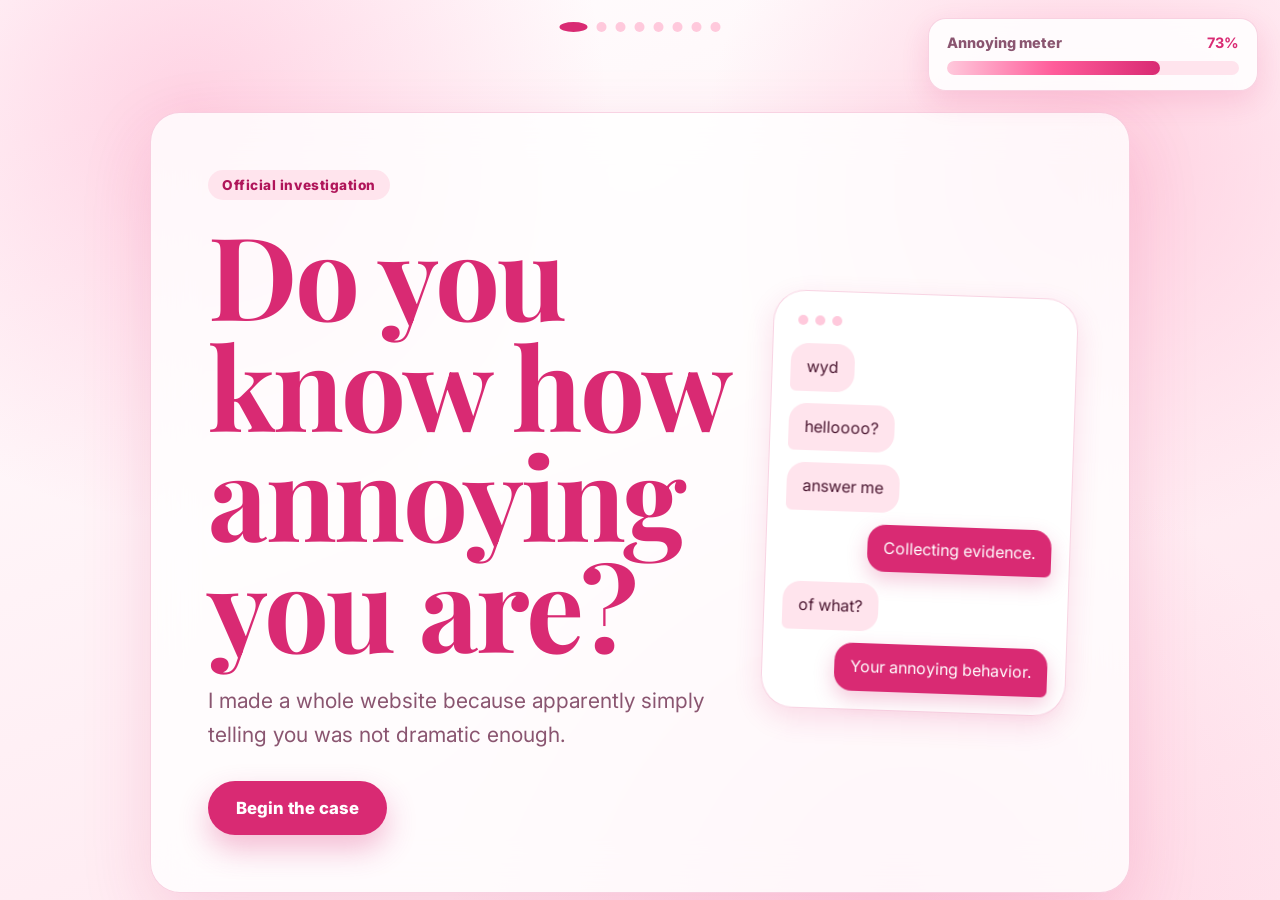
<file: index.html>
<!doctype html>
<html lang="en">
  <head>
    <meta charset="utf-8">
    <meta name="viewport" content="width=device-width, initial-scale=1">
    <title>Annoying Girl Audit</title>
    <link rel="preconnect" href="https://fonts.googleapis.com">
    <link rel="preconnect" href="https://fonts.gstatic.com" crossorigin>
    <link href="https://fonts.googleapis.com/css2?family=Inter:wght@500;700;800;900&family=Playfair+Display:wght@700&family=Dancing+Script:wght@700&display=swap" rel="stylesheet">
    <link rel="stylesheet" href="styles.css">
  </head>
  <body>
    <main class="deck" aria-label="Annoying girlfriend slide quiz">
      <div class="progress" aria-hidden="true">
        <span class="progress-dot active"></span>
        <span class="progress-dot"></span>
        <span class="progress-dot"></span>
        <span class="progress-dot"></span>
        <span class="progress-dot"></span>
        <span class="progress-dot"></span>
        <span class="progress-dot"></span>
        <span class="progress-dot"></span>
      </div>

      <section class="slide active intro-slide" data-slide="0">
        <div class="slide-content intro-grid">
          <div>
            <p class="eyebrow">Official investigation</p>
            <h1>Do you know how annoying you are?</h1>
            <p class="intro">
              I made a whole website because apparently simply telling you was not dramatic enough.
            </p>
            <button class="primary next-slide" type="button">Begin the case</button>
          </div>

          <div class="phone" aria-label="Fake chat interface">
            <div class="phone-top">
              <span></span>
              <span></span>
              <span></span>
            </div>
            <div class="chat">
              <p class="bubble her">wyd</p>
              <p class="bubble her">helloooo?</p>
              <p class="bubble her">answer me</p>
              <p class="bubble me">Collecting evidence.</p>
              <p class="bubble her">of what?</p>
              <p class="bubble me">Your annoying behavior.</p>
            </div>
          </div>
        </div>
      </section>

      <section class="slide question-slide" data-slide="1" data-meter="82">
        <div class="slide-content">
          <p class="eyebrow">Question 01</p>
          <h2>Do you know you are annoying?</h2>
          <p class="caption">There is only one scientifically acceptable answer.</p>
          <div class="actions chase-zone">
            <button class="primary yes-answer" type="button">Yes, I know</button>
            <button class="ghost no-answer" type="button">No, I am perfect</button>
          </div>
        </div>
      </section>

      <section class="slide question-slide" data-slide="2" data-meter="89">
        <div class="slide-content">
          <p class="eyebrow">Question 02</p>
          <h2>Do you practice being this dramatic?</h2>
          <p class="caption">Because the timing is suspiciously professional.</p>
          <div class="actions chase-zone">
            <button class="primary yes-answer" type="button">Yes, daily</button>
            <button class="ghost no-answer" type="button">No, never</button>
          </div>
        </div>
      </section>

      <section class="slide question-slide" data-slide="3" data-meter="94">
        <div class="slide-content">
          <p class="eyebrow">Question 03</p>
          <h2>When you say "nothing is wrong," is something very wrong?</h2>
          <p class="caption">Please remember this website has already decided you are guilty.</p>
          <div class="actions chase-zone">
            <button class="primary yes-answer" type="button">Obviously yes</button>
            <button class="ghost no-answer" type="button">Absolutely not</button>
          </div>
        </div>
      </section>

      <section class="slide question-slide" data-slide="4" data-meter="100">
        <div class="slide-content">
          <p class="eyebrow">Question 04</p>
          <h2>Are you annoying on purpose because you know I love you?</h2>
          <p class="caption">Careful. The annoying meter is already overheating.</p>
          <div class="actions chase-zone">
            <button class="primary yes-answer" type="button">Yes, and it works</button>
            <button class="ghost no-answer" type="button">No comment</button>
          </div>
        </div>
      </section>

      <section class="slide rate-slide" data-slide="5">
        <div class="slide-content">
          <p class="eyebrow">Self-assessment</p>
          <h2>How annoying do you think you are?</h2>
          <p class="caption">Drag the meter. Be honest. Or try to be.</p>

          <div class="rate" id="rate">
            <p class="rate-readout" id="rateReadout">Very annoying</p>
            <div
              class="rate-track"
              id="rateTrack"
              role="slider"
              tabindex="0"
              data-autofocus
              aria-label="How annoying do you think you are"
              aria-valuemin="0"
              aria-valuemax="100"
              aria-valuenow="0"
              aria-valuetext="Very annoying"
            >
              <div class="rate-bar"><div class="rate-fill"></div></div>
              <div class="rate-thumb" aria-hidden="true">&#9829;</div>
            </div>
            <div class="rate-ends" aria-hidden="true">
              <span>Very annoying</span>
              <span>Not annoying at all</span>
            </div>
          </div>

          <p class="rate-note" id="rateNote" role="status" aria-live="polite"></p>
          <button id="rateLock" class="primary next-slide" type="button" disabled>Lock in my answer</button>
        </div>
      </section>

      <section class="slide contract-slide" data-slide="6">
        <div class="slide-content">
          <p class="eyebrow">Binding agreement</p>
          <h2>The no-hard-feelings contract</h2>

          <div class="contract">
            <p class="contract-intro">I, the annoying party, agree that:</p>
            <ol class="clauses">
              <li>I will not be upset about this website.</li>
              <li>It was made with love, effort, and a lot of teasing.</li>
              <li>The "No" button was never going to let me win, and I am fine with that.</li>
              <li>If I am upset anyway, one forehead kiss counts as full compensation.</li>
            </ol>

            <div class="sign-row">
              <label for="signName">Sign here</label>
              <input id="signName" type="text" autocomplete="off" autocapitalize="words" spellcheck="false" maxlength="30" placeholder="Type your name" aria-describedby="signHint">
            </div>
            <p id="signHint" class="sign-hint" role="status" aria-live="polite">The signature must read exactly "Hilary". No nicknames, no initials.</p>

            <div id="stamp" class="stamp" aria-hidden="true">Signed and loved</div>
          </div>

          <button id="signBtn" class="primary" type="button">Sign the contract</button>
        </div>
      </section>

      <section class="slide final-slide" data-slide="7">
        <div class="slide-content final-card">
          <p class="eyebrow">Final verdict</p>
          <h2>You are extremely annoying.</h2>
          <p>
            But you are my extremely annoying person, so your sentence is unlimited teasing,
            surprise forehead kisses, and being loved anyway.
          </p>
          <button id="confettiBtn" class="primary" type="button">Accept your sentence</button>
        </div>
      </section>

      <div class="meter-card" aria-label="Annoying meter">
        <div class="meter-label">
          <span>Annoying meter</span>
          <strong id="meterValue">73%</strong>
        </div>
        <div class="meter" aria-hidden="true">
          <span id="meterFill"></span>
        </div>
      </div>
    </main>

    <div id="toast" class="toast" role="status" aria-live="polite"></div>
    <script src="script.js"></script>
  </body>
</html>
</file>
<file: styles.css>
:root {
  color-scheme: light;

  /* Palette: white, blush, petal, and a few pinks */
  --white: #ffffff;
  --blush: #fff6f9;
  --petal: #ffe4ed;
  --petal-deep: #ffc9dc;
  --pink-soft: #ff8fb8;
  --pink-bright: #ff5c9a;
  --pink: #d92a73;
  --pink-deep: #b0155a;

  --ink: #4a1630;
  --muted: #8a5570;
  --line: rgba(217, 42, 115, 0.2);
  --panel: rgba(255, 255, 255, 0.8);

  --shadow: 0 24px 70px rgba(217, 42, 115, 0.16);
  --shadow-sm: 0 10px 28px rgba(217, 42, 115, 0.14);
}

* {
  box-sizing: border-box;
}

html {
  height: 100%;
}

body {
  margin: 0;
  min-height: 100vh;
  min-height: 100dvh;
  color: var(--ink);
  font-family: Inter, system-ui, -apple-system, BlinkMacSystemFont, "Segoe UI", sans-serif;
  background:
    radial-gradient(circle at 15% 12%, rgba(255, 92, 154, 0.26), transparent 26rem),
    radial-gradient(circle at 85% 18%, rgba(255, 201, 220, 0.85), transparent 24rem),
    radial-gradient(circle at 70% 96%, rgba(255, 143, 184, 0.24), transparent 28rem),
    linear-gradient(160deg, var(--white) 0%, #fff0f5 55%, var(--petal) 100%);
  background-attachment: fixed;
  overflow: hidden;
}

button {
  border: 0;
  border-radius: 999px;
  min-height: 54px;
  padding: 0 28px;
  color: inherit;
  font: inherit;
  font-size: 1.05rem;
  font-weight: 800;
  cursor: pointer;
  user-select: none;
  -webkit-tap-highlight-color: transparent;
  transition: transform 180ms ease, box-shadow 180ms ease, background 180ms ease,
    border-color 180ms ease, opacity 180ms ease;
}

button:hover {
  transform: translateY(-2px);
}

button:active {
  transform: translateY(0) scale(0.98);
}

button:focus-visible {
  outline: 3px solid var(--ink);
  outline-offset: 3px;
}

button:disabled {
  opacity: 0.6;
  cursor: default;
  transform: none;
}

.deck {
  position: relative;
  height: 100vh;
  height: 100dvh;
  overflow: hidden;
}

/* ---------- Slides ---------- */

.slide {
  position: absolute;
  inset: 0;
  display: grid;
  padding: 112px 22px 42px;
  overflow-x: hidden;
  overflow-y: auto;
  opacity: 0;
  visibility: hidden;
  pointer-events: none; /* old slide can't be clicked while it fades out */
  transform: translateX(8%) scale(0.98);
  transition: opacity 420ms ease, transform 520ms cubic-bezier(0.2, 0.8, 0.2, 1), visibility 420ms;
}

.slide.active {
  opacity: 1;
  visibility: visible;
  pointer-events: auto;
  /* "none" instead of translateX(0) scale(1): any transform would make the
     slide the containing block for the fixed-position runaway button */
  transform: none;
}

.slide.exit-left {
  transform: translateX(-8%) scale(0.98);
}

.slide-content {
  position: relative;
  isolation: isolate;
  width: min(980px, 100%);
  margin: auto; /* centers, but never clips the top when the card is taller than the screen */
  border-radius: 30px;
  box-shadow: var(--shadow);
  padding: clamp(26px, 5vw, 58px);
}

/* The glass panel lives on a pseudo-element so backdrop-filter does not turn
   .slide-content into the containing block for the fixed "No" button. */
.slide-content::before {
  content: "";
  position: absolute;
  inset: 0;
  z-index: -1;
  border: 1px solid var(--line);
  border-radius: inherit;
  background: var(--panel);
  -webkit-backdrop-filter: blur(22px);
  backdrop-filter: blur(22px);
}

.intro-grid {
  display: grid;
  grid-template-columns: minmax(0, 1fr) minmax(290px, 0.58fr);
  gap: 34px;
  align-items: center;
}

/* ---------- Type ---------- */

.eyebrow {
  display: inline-block;
  margin: 0 0 18px;
  padding: 7px 14px;
  border-radius: 999px;
  background: var(--petal);
  color: var(--pink-deep);
  font-size: 0.85rem;
  font-weight: 800;
  letter-spacing: 0.04em;
}

h1,
h2,
p {
  overflow-wrap: anywhere;
}

h1,
h2 {
  margin: 0;
  line-height: 0.96;
}

h1 {
  color: var(--pink);
  font-family: "Playfair Display", Georgia, serif;
  font-size: clamp(3.45rem, 9vw, 7.6rem);
  letter-spacing: -0.02em;
}

h2 {
  max-width: 900px;
  color: var(--ink);
  font-size: clamp(2.45rem, 7vw, 6.4rem);
  font-weight: 800;
  letter-spacing: -0.035em;
}

.intro,
.caption,
.final-card p {
  max-width: 680px;
  margin: 24px 0 0;
  color: var(--muted);
  font-size: clamp(1.02rem, 2vw, 1.32rem);
  line-height: 1.58;
}

.intro + button,
.caption + .actions,
.final-card button {
  margin-top: 30px;
}

/* ---------- Fake phone ---------- */

.phone {
  border: 1px solid var(--line);
  border-radius: 32px;
  padding: 18px;
  background: var(--white);
  box-shadow: var(--shadow-sm);
  transform: rotate(2deg);
}

.phone-top {
  display: flex;
  gap: 7px;
  padding: 6px 6px 18px;
}

.phone-top span {
  width: 10px;
  height: 10px;
  border-radius: 50%;
  background: var(--petal-deep);
}

.chat {
  display: flex;
  flex-direction: column;
  gap: 12px;
}

.bubble {
  width: fit-content;
  max-width: 82%;
  margin: 0;
  padding: 13px 16px;
  border-radius: 18px;
  line-height: 1.35;
}

.her {
  border-bottom-left-radius: 6px;
  background: var(--petal);
  color: var(--ink);
}

.me {
  align-self: flex-end;
  border-bottom-right-radius: 6px;
  background: var(--pink);
  color: var(--white);
  box-shadow: 0 8px 20px rgba(217, 42, 115, 0.25);
}

/* ---------- Buttons ---------- */

.actions {
  position: relative;
  display: flex;
  align-items: center;
  gap: 16px;
  min-height: 92px;
}

.primary {
  background: var(--pink);
  color: var(--white);
  box-shadow: 0 14px 30px rgba(217, 42, 115, 0.3);
}

.primary:hover:not(:disabled) {
  background: var(--pink-deep);
  box-shadow: 0 18px 36px rgba(217, 42, 115, 0.36);
}

.ghost {
  position: relative;
  border: 2px solid var(--petal-deep);
  background: var(--white);
  color: var(--pink-deep);
}

.ghost:hover {
  border-color: var(--pink-soft);
  background: var(--blush);
}

.no-answer {
  will-change: transform, left, top;
}

.no-answer.running {
  position: fixed;
  z-index: 20;
  box-shadow: var(--shadow-sm);
  transition: left 120ms ease-out, top 120ms ease-out, transform 120ms ease-out;
}

/* ---------- Progress + meter ---------- */

.meter-card,
.progress {
  position: fixed;
  z-index: 10;
}

.progress {
  top: 22px;
  left: 50%;
  display: flex;
  gap: 9px;
  transform: translateX(-50%);
}

.progress-dot {
  width: 10px;
  height: 10px;
  border-radius: 50%;
  background: var(--petal-deep);
  transition: width 220ms ease, background 220ms ease;
}

.progress-dot.active {
  width: 28px;
  background: var(--pink);
}

.meter-card {
  top: 18px;
  right: 22px;
  width: min(330px, calc(100% - 44px));
  border: 1px solid var(--line);
  border-radius: 18px;
  background: rgba(255, 255, 255, 0.88);
  padding: 15px 18px;
  box-shadow: var(--shadow-sm);
  -webkit-backdrop-filter: blur(18px);
  backdrop-filter: blur(18px);
}

.meter-label {
  display: flex;
  justify-content: space-between;
  gap: 16px;
  color: var(--muted);
  font-size: 0.9rem;
  font-weight: 800;
}

.meter-label strong {
  color: var(--pink);
}

.meter {
  height: 14px;
  margin-top: 10px;
  border-radius: 999px;
  background: var(--petal);
  overflow: hidden;
}

.meter span {
  display: block;
  width: 73%;
  height: 100%;
  border-radius: inherit;
  background: linear-gradient(90deg, var(--petal-deep), var(--pink-bright), var(--pink));
  transition: width 520ms cubic-bezier(0.2, 0.7, 0.2, 1);
}

/* ---------- Final slide ---------- */

.final-card {
  text-align: center;
}

.final-card h2,
.final-card p {
  margin-inline: auto;
}

/* ---------- Toast + confetti ---------- */

.toast {
  position: fixed;
  left: 50%;
  bottom: 20px;
  z-index: 30;
  width: min(460px, calc(100% - 32px));
  padding: 15px 18px;
  border: 1px solid var(--line);
  border-radius: 16px;
  background: var(--white);
  color: var(--ink);
  font-weight: 500;
  text-align: center;
  box-shadow: var(--shadow-sm);
  opacity: 0;
  transform: translate(-50%, 18px);
  transition: opacity 220ms ease, transform 220ms ease;
  pointer-events: none;
}

.toast.show {
  opacity: 1;
  transform: translate(-50%, 0);
}

.confetti {
  position: fixed;
  top: -12px;
  z-index: 25;
  width: 10px;
  height: 18px;
  border-radius: 3px;
  pointer-events: none;
  animation: fall 1400ms linear forwards;
}

@keyframes fall {
  to {
    transform: translateY(110vh) rotate(540deg);
    opacity: 0.8;
  }
}

/* ---------- Responsive ---------- */

@media (max-width: 780px) {
  .slide {
    padding: 128px 12px 24px;
  }

  .slide-content {
    border-radius: 24px;
  }

  .intro-grid {
    grid-template-columns: 1fr;
    gap: 18px;
  }

  h1 {
    font-size: clamp(3rem, 15vw, 5rem);
  }

  h2 {
    font-size: clamp(2.25rem, 12vw, 4.6rem);
  }

  .phone {
    transform: none;
  }

  .actions {
    align-items: stretch;
    flex-direction: column;
  }

  .actions button {
    width: 100%;
  }

  .no-answer.running {
    width: auto;
    min-width: 172px;
  }

  .progress {
    left: 18px;
    transform: none;
  }

  .meter-card {
    left: 12px;
    right: 12px;
    top: 52px;
    width: auto;
  }
}

@media (max-height: 700px) {
  .slide {
    padding-top: 92px;
    padding-bottom: 16px;
  }

  .slide-content {
    padding: 22px 28px;
  }

  h1 {
    font-size: 4rem;
  }

  h2 {
    font-size: 3.45rem;
  }

  /* keep the chat visible on short windows, just tighter */
  .phone {
    padding: 12px;
  }

  .phone-top {
    padding: 2px 4px 10px;
  }

  .chat {
    gap: 8px;
  }

  .bubble {
    padding: 9px 13px;
    font-size: 0.95rem;
  }

  .intro,
  .caption,
  .final-card p {
    margin-top: 14px;
    font-size: 1rem;
    line-height: 1.42;
  }

  .intro + button,
  .caption + .actions,
  .final-card button {
    margin-top: 16px;
  }

  .actions {
    min-height: 66px;
  }

  button {
    min-height: 46px;
  }

  .meter-card {
    padding: 10px 14px;
  }

  .meter {
    height: 10px;
    margin-top: 7px;
  }
}

@media (prefers-reduced-motion: reduce) {
  *,
  *::before,
  *::after {
    animation-duration: 1ms !important;
    transition-duration: 1ms !important;
  }

  .slide,
  .slide.exit-left {
    transform: none;
  }
}

/* =====================================================
   Rate-yourself slide (the rigged meter)
   ===================================================== */

.rate-slide h2,
.contract-slide h2 {
  font-size: clamp(1.9rem, 6.5vw, 3.8rem);
  line-height: 1.02;
}

.rate {
  max-width: 680px;
  margin-top: 30px;
}

.rate.shake {
  animation: shake 480ms cubic-bezier(0.36, 0.07, 0.19, 0.97);
}

@keyframes shake {
  10%, 90% { transform: translateX(-2px); }
  20%, 80% { transform: translateX(5px); }
  30%, 50%, 70% { transform: translateX(-9px); }
  40%, 60% { transform: translateX(9px); }
}

.rate-readout {
  min-height: 1.3em;
  margin: 0 0 14px;
  color: var(--pink);
  font-size: clamp(1.4rem, 4vw, 2rem);
  font-weight: 800;
  letter-spacing: -0.02em;
}

.rate-track {
  --p: 0;
  position: relative;
  height: 44px;
  border-radius: 999px;
  cursor: grab;
  touch-action: none; /* lets her drag on a phone without the page scrolling */
  user-select: none;
  -webkit-user-select: none;
}

.rate-track:active {
  cursor: grabbing;
}

.rate-track:focus-visible {
  outline: 3px solid var(--ink);
  outline-offset: 6px;
}

.rate-bar {
  position: absolute;
  left: 0;
  right: 0;
  top: 50%;
  height: 16px;
  margin-top: -8px;
  border-radius: 999px;
  background: var(--petal);
  box-shadow: inset 0 1px 3px rgba(217, 42, 115, 0.18);
  overflow: hidden;
}

.rate-fill {
  height: 100%;
  width: calc(22px + (100% - 44px) * var(--p) / 100);
  border-radius: inherit;
  background: linear-gradient(90deg, var(--petal-deep), var(--pink-bright), var(--pink));
}

.rate-thumb {
  position: absolute;
  top: 50%;
  left: calc((100% - 44px) * var(--p) / 100);
  width: 44px;
  height: 44px;
  margin-top: -22px;
  display: grid;
  place-items: center;
  border: 3px solid var(--pink);
  border-radius: 50%;
  background: var(--white);
  color: var(--pink);
  font-size: 1.2rem;
  line-height: 1;
  box-shadow: 0 8px 20px rgba(217, 42, 115, 0.3);
}

/* the bounce back to "very annoying" */
.rate-track.snapping .rate-thumb {
  transition: left 720ms cubic-bezier(0.34, 1.56, 0.64, 1);
}

.rate-track.snapping .rate-fill {
  transition: width 720ms cubic-bezier(0.34, 1.56, 0.64, 1);
}

/* the thumb trembles as she gets close to the line */
.rate-track.strained .rate-thumb {
  animation: strain 140ms linear infinite;
}

@keyframes strain {
  0%, 100% { transform: translateX(0); }
  25% { transform: translateX(-2px) rotate(-4deg); }
  75% { transform: translateX(2px) rotate(4deg); }
}

.rate-ends {
  display: flex;
  justify-content: space-between;
  gap: 16px;
  margin-top: 12px;
  color: var(--muted);
  font-size: 0.92rem;
  font-weight: 700;
}

.rate-note {
  min-height: 1.6em;
  margin: 18px 0 0;
  color: var(--pink-deep);
  font-weight: 700;
}

.rate-slide .rate-note + button {
  margin-top: 14px;
}

/* =====================================================
   Contract slide
   ===================================================== */

.contract {
  position: relative;
  max-width: 680px;
  margin-top: 26px;
  padding: clamp(20px, 4vw, 32px);
  border: 1px solid var(--line);
  border-radius: 18px;
  background: var(--white);
  box-shadow: var(--shadow-sm);
}

.contract-intro {
  margin: 0;
  color: var(--ink);
  font-weight: 800;
}

.clauses {
  margin: 14px 0 0;
  padding-left: 1.4em;
  color: var(--ink);
  line-height: 1.55;
}

.clauses li + li {
  margin-top: 8px;
}

.clauses li::marker {
  color: var(--pink);
  font-weight: 800;
}

.sign-row {
  display: flex;
  align-items: flex-end;
  gap: 14px;
  margin-top: 26px;
}

.sign-row label {
  flex: none;
  padding-bottom: 8px;
  color: var(--muted);
  font-size: 0.9rem;
  font-weight: 800;
}

.sign-row input {
  flex: 1;
  min-width: 0;
  padding: 4px 4px 6px;
  border: 0;
  border-bottom: 2px solid var(--ink);
  border-radius: 0;
  background: transparent;
  color: var(--pink-deep);
  font-family: "Dancing Script", "Segoe Script", cursive;
  font-size: 2rem;
  font-weight: 700;
}

.sign-row input::placeholder {
  color: var(--petal-deep);
}

.sign-row input:focus-visible {
  outline: 3px solid var(--ink);
  outline-offset: 4px;
}

.sign-row input:disabled {
  opacity: 1;
}

.stamp {
  position: absolute;
  right: clamp(10px, 4vw, 30px);
  bottom: clamp(10px, 4vw, 26px);
  padding: 8px 16px;
  border: 4px solid var(--pink);
  border-radius: 12px;
  color: var(--pink);
  font-size: clamp(1.1rem, 3.5vw, 1.6rem);
  font-weight: 900;
  opacity: 0;
  pointer-events: none;
  transform: rotate(-10deg) scale(1.9);
  transition: opacity 200ms ease, transform 420ms cubic-bezier(0.2, 1.4, 0.4, 1);
}

.stamp.show {
  opacity: 0.9;
  transform: rotate(-10deg) scale(1);
}

.contract-slide .contract + button {
  margin-top: 24px;
}

@media (max-width: 780px) {
  .rate {
    margin-top: 22px;
  }

  .rate-ends {
    font-size: 0.82rem;
  }

  .sign-row input {
    font-size: 1.7rem;
  }
}

/* Signature rule + rejection feedback */

.sign-hint {
  margin: 12px 0 0;
  color: var(--muted);
  font-size: 0.9rem;
  font-weight: 700;
}

.sign-hint.error {
  color: var(--pink-deep);
}

.sign-row.shake {
  animation: shake 480ms cubic-bezier(0.36, 0.07, 0.19, 0.97);
}

.sign-row.shake input {
  border-bottom-color: var(--pink);
}
</file>
<file: us/outputs/annoying-love-site/styles.css>
:root {
  color-scheme: light;

  /* Palette: white, blush, petal, and a few pinks */
  --white: #ffffff;
  --blush: #fff6f9;
  --petal: #ffe4ed;
  --petal-deep: #ffc9dc;
  --pink-soft: #ff8fb8;
  --pink-bright: #ff5c9a;
  --pink: #d92a73;
  --pink-deep: #b0155a;

  --ink: #4a1630;
  --muted: #8a5570;
  --line: rgba(217, 42, 115, 0.2);
  --panel: rgba(255, 255, 255, 0.8);

  --shadow: 0 24px 70px rgba(217, 42, 115, 0.16);
  --shadow-sm: 0 10px 28px rgba(217, 42, 115, 0.14);
}

* {
  box-sizing: border-box;
}

html {
  height: 100%;
}

body {
  margin: 0;
  min-height: 100vh;
  min-height: 100dvh;
  color: var(--ink);
  font-family: Inter, system-ui, -apple-system, BlinkMacSystemFont, "Segoe UI", sans-serif;
  background:
    radial-gradient(circle at 15% 12%, rgba(255, 92, 154, 0.26), transparent 26rem),
    radial-gradient(circle at 85% 18%, rgba(255, 201, 220, 0.85), transparent 24rem),
    radial-gradient(circle at 70% 96%, rgba(255, 143, 184, 0.24), transparent 28rem),
    linear-gradient(160deg, var(--white) 0%, #fff0f5 55%, var(--petal) 100%);
  background-attachment: fixed;
  overflow: hidden;
}

button {
  border: 0;
  border-radius: 999px;
  min-height: 54px;
  padding: 0 28px;
  color: inherit;
  font: inherit;
  font-size: 1.05rem;
  font-weight: 800;
  cursor: pointer;
  user-select: none;
  -webkit-tap-highlight-color: transparent;
  transition: transform 180ms ease, box-shadow 180ms ease, background 180ms ease,
    border-color 180ms ease, opacity 180ms ease;
}

button:hover {
  transform: translateY(-2px);
}

button:active {
  transform: translateY(0) scale(0.98);
}

button:focus-visible {
  outline: 3px solid var(--ink);
  outline-offset: 3px;
}

button:disabled {
  opacity: 0.6;
  cursor: default;
  transform: none;
}

.deck {
  position: relative;
  height: 100vh;
  height: 100dvh;
  overflow: hidden;
}

/* ---------- Slides ---------- */

.slide {
  position: absolute;
  inset: 0;
  display: grid;
  padding: 112px 22px 42px;
  overflow-x: hidden;
  overflow-y: auto;
  opacity: 0;
  visibility: hidden;
  pointer-events: none; /* old slide can't be clicked while it fades out */
  transform: translateX(8%) scale(0.98);
  transition: opacity 420ms ease, transform 520ms cubic-bezier(0.2, 0.8, 0.2, 1), visibility 420ms;
}

.slide.active {
  opacity: 1;
  visibility: visible;
  pointer-events: auto;
  /* "none" instead of translateX(0) scale(1): any transform would make the
     slide the containing block for the fixed-position runaway button */
  transform: none;
}

.slide.exit-left {
  transform: translateX(-8%) scale(0.98);
}

.slide-content {
  position: relative;
  isolation: isolate;
  width: min(980px, 100%);
  margin: auto; /* centers, but never clips the top when the card is taller than the screen */
  border-radius: 30px;
  box-shadow: var(--shadow);
  padding: clamp(26px, 5vw, 58px);
}

/* The glass panel lives on a pseudo-element so backdrop-filter does not turn
   .slide-content into the containing block for the fixed "No" button. */
.slide-content::before {
  content: "";
  position: absolute;
  inset: 0;
  z-index: -1;
  border: 1px solid var(--line);
  border-radius: inherit;
  background: var(--panel);
  -webkit-backdrop-filter: blur(22px);
  backdrop-filter: blur(22px);
}

.intro-grid {
  display: grid;
  grid-template-columns: minmax(0, 1fr) minmax(290px, 0.58fr);
  gap: 34px;
  align-items: center;
}

/* ---------- Type ---------- */

.eyebrow {
  display: inline-block;
  margin: 0 0 18px;
  padding: 7px 14px;
  border-radius: 999px;
  background: var(--petal);
  color: var(--pink-deep);
  font-size: 0.85rem;
  font-weight: 800;
  letter-spacing: 0.04em;
}

h1,
h2,
p {
  overflow-wrap: anywhere;
}

h1,
h2 {
  margin: 0;
  line-height: 0.96;
}

h1 {
  color: var(--pink);
  font-family: "Playfair Display", Georgia, serif;
  font-size: clamp(3.45rem, 9vw, 7.6rem);
  letter-spacing: -0.02em;
}

h2 {
  max-width: 900px;
  color: var(--ink);
  font-size: clamp(2.45rem, 7vw, 6.4rem);
  font-weight: 800;
  letter-spacing: -0.035em;
}

.intro,
.caption,
.final-card p {
  max-width: 680px;
  margin: 24px 0 0;
  color: var(--muted);
  font-size: clamp(1.02rem, 2vw, 1.32rem);
  line-height: 1.58;
}

.intro + button,
.caption + .actions,
.final-card button {
  margin-top: 30px;
}

/* ---------- Fake phone ---------- */

.phone {
  border: 1px solid var(--line);
  border-radius: 32px;
  padding: 18px;
  background: var(--white);
  box-shadow: var(--shadow-sm);
  transform: rotate(2deg);
}

.phone-top {
  display: flex;
  gap: 7px;
  padding: 6px 6px 18px;
}

.phone-top span {
  width: 10px;
  height: 10px;
  border-radius: 50%;
  background: var(--petal-deep);
}

.chat {
  display: flex;
  flex-direction: column;
  gap: 12px;
}

.bubble {
  width: fit-content;
  max-width: 82%;
  margin: 0;
  padding: 13px 16px;
  border-radius: 18px;
  line-height: 1.35;
}

.her {
  border-bottom-left-radius: 6px;
  background: var(--petal);
  color: var(--ink);
}

.me {
  align-self: flex-end;
  border-bottom-right-radius: 6px;
  background: var(--pink);
  color: var(--white);
  box-shadow: 0 8px 20px rgba(217, 42, 115, 0.25);
}

/* ---------- Buttons ---------- */

.actions {
  position: relative;
  display: flex;
  align-items: center;
  gap: 16px;
  min-height: 92px;
}

.primary {
  background: var(--pink);
  color: var(--white);
  box-shadow: 0 14px 30px rgba(217, 42, 115, 0.3);
}

.primary:hover:not(:disabled) {
  background: var(--pink-deep);
  box-shadow: 0 18px 36px rgba(217, 42, 115, 0.36);
}

.ghost {
  position: relative;
  border: 2px solid var(--petal-deep);
  background: var(--white);
  color: var(--pink-deep);
}

.ghost:hover {
  border-color: var(--pink-soft);
  background: var(--blush);
}

.no-answer {
  will-change: transform, left, top;
}

.no-answer.running {
  position: fixed;
  z-index: 20;
  box-shadow: var(--shadow-sm);
  transition: left 120ms ease-out, top 120ms ease-out, transform 120ms ease-out;
}

/* ---------- Progress + meter ---------- */

.meter-card,
.progress {
  position: fixed;
  z-index: 10;
}

.progress {
  top: 22px;
  left: 50%;
  display: flex;
  gap: 9px;
  transform: translateX(-50%);
}

.progress-dot {
  width: 10px;
  height: 10px;
  border-radius: 50%;
  background: var(--petal-deep);
  transition: width 220ms ease, background 220ms ease;
}

.progress-dot.active {
  width: 28px;
  background: var(--pink);
}

.meter-card {
  top: 18px;
  right: 22px;
  width: min(330px, calc(100% - 44px));
  border: 1px solid var(--line);
  border-radius: 18px;
  background: rgba(255, 255, 255, 0.88);
  padding: 15px 18px;
  box-shadow: var(--shadow-sm);
  -webkit-backdrop-filter: blur(18px);
  backdrop-filter: blur(18px);
}

.meter-label {
  display: flex;
  justify-content: space-between;
  gap: 16px;
  color: var(--muted);
  font-size: 0.9rem;
  font-weight: 800;
}

.meter-label strong {
  color: var(--pink);
}

.meter {
  height: 14px;
  margin-top: 10px;
  border-radius: 999px;
  background: var(--petal);
  overflow: hidden;
}

.meter span {
  display: block;
  width: 73%;
  height: 100%;
  border-radius: inherit;
  background: linear-gradient(90deg, var(--petal-deep), var(--pink-bright), var(--pink));
  transition: width 520ms cubic-bezier(0.2, 0.7, 0.2, 1);
}

/* ---------- Final slide ---------- */

.final-card {
  text-align: center;
}

.final-card h2,
.final-card p {
  margin-inline: auto;
}

/* ---------- Toast + confetti ---------- */

.toast {
  position: fixed;
  left: 50%;
  bottom: 20px;
  z-index: 30;
  width: min(460px, calc(100% - 32px));
  padding: 15px 18px;
  border: 1px solid var(--line);
  border-radius: 16px;
  background: var(--white);
  color: var(--ink);
  font-weight: 500;
  text-align: center;
  box-shadow: var(--shadow-sm);
  opacity: 0;
  transform: translate(-50%, 18px);
  transition: opacity 220ms ease, transform 220ms ease;
  pointer-events: none;
}

.toast.show {
  opacity: 1;
  transform: translate(-50%, 0);
}

.confetti {
  position: fixed;
  top: -12px;
  z-index: 25;
  width: 10px;
  height: 18px;
  border-radius: 3px;
  pointer-events: none;
  animation: fall 1400ms linear forwards;
}

@keyframes fall {
  to {
    transform: translateY(110vh) rotate(540deg);
    opacity: 0.8;
  }
}

/* ---------- Responsive ---------- */

@media (max-width: 780px) {
  .slide {
    padding: 128px 12px 24px;
  }

  .slide-content {
    border-radius: 24px;
  }

  .intro-grid {
    grid-template-columns: 1fr;
    gap: 18px;
  }

  h1 {
    font-size: clamp(3rem, 15vw, 5rem);
  }

  h2 {
    font-size: clamp(2.25rem, 12vw, 4.6rem);
  }

  .phone {
    transform: none;
  }

  .actions {
    align-items: stretch;
    flex-direction: column;
  }

  .actions button {
    width: 100%;
  }

  .no-answer.running {
    width: auto;
    min-width: 172px;
  }

  .progress {
    left: 18px;
    transform: none;
  }

  .meter-card {
    left: 12px;
    right: 12px;
    top: 52px;
    width: auto;
  }
}

@media (max-height: 700px) {
  .slide {
    padding-top: 92px;
    padding-bottom: 16px;
  }

  .slide-content {
    padding: 22px 28px;
  }

  h1 {
    font-size: 4rem;
  }

  h2 {
    font-size: 3.45rem;
  }

  .phone {
    display: none;
  }

  .intro-grid {
    grid-template-columns: 1fr;
  }

  .intro,
  .caption,
  .final-card p {
    margin-top: 14px;
    font-size: 1rem;
    line-height: 1.42;
  }

  .intro + button,
  .caption + .actions,
  .final-card button {
    margin-top: 16px;
  }

  .actions {
    min-height: 66px;
  }

  button {
    min-height: 46px;
  }

  .meter-card {
    padding: 10px 14px;
  }

  .meter {
    height: 10px;
    margin-top: 7px;
  }
}

@media (prefers-reduced-motion: reduce) {
  *,
  *::before,
  *::after {
    animation-duration: 1ms !important;
    transition-duration: 1ms !important;
  }

  .slide,
  .slide.exit-left {
    transform: none;
  }
}

/* =====================================================
   Rate-yourself slide (the rigged meter)
   ===================================================== */

.rate-slide h2,
.contract-slide h2 {
  font-size: clamp(1.9rem, 6.5vw, 3.8rem);
  line-height: 1.02;
}

.rate {
  max-width: 680px;
  margin-top: 30px;
}

.rate.shake {
  animation: shake 480ms cubic-bezier(0.36, 0.07, 0.19, 0.97);
}

@keyframes shake {
  10%, 90% { transform: translateX(-2px); }
  20%, 80% { transform: translateX(5px); }
  30%, 50%, 70% { transform: translateX(-9px); }
  40%, 60% { transform: translateX(9px); }
}

.rate-readout {
  min-height: 1.3em;
  margin: 0 0 14px;
  color: var(--pink);
  font-size: clamp(1.4rem, 4vw, 2rem);
  font-weight: 800;
  letter-spacing: -0.02em;
}

.rate-track {
  --p: 0;
  position: relative;
  height: 44px;
  border-radius: 999px;
  cursor: grab;
  touch-action: none; /* lets her drag on a phone without the page scrolling */
  user-select: none;
  -webkit-user-select: none;
}

.rate-track:active {
  cursor: grabbing;
}

.rate-track:focus-visible {
  outline: 3px solid var(--ink);
  outline-offset: 6px;
}

.rate-bar {
  position: absolute;
  left: 0;
  right: 0;
  top: 50%;
  height: 16px;
  margin-top: -8px;
  border-radius: 999px;
  background: var(--petal);
  box-shadow: inset 0 1px 3px rgba(217, 42, 115, 0.18);
  overflow: hidden;
}

.rate-fill {
  height: 100%;
  width: calc(22px + (100% - 44px) * var(--p) / 100);
  border-radius: inherit;
  background: linear-gradient(90deg, var(--petal-deep), var(--pink-bright), var(--pink));
}

.rate-thumb {
  position: absolute;
  top: 50%;
  left: calc((100% - 44px) * var(--p) / 100);
  width: 44px;
  height: 44px;
  margin-top: -22px;
  display: grid;
  place-items: center;
  border: 3px solid var(--pink);
  border-radius: 50%;
  background: var(--white);
  color: var(--pink);
  font-size: 1.2rem;
  line-height: 1;
  box-shadow: 0 8px 20px rgba(217, 42, 115, 0.3);
}

/* the bounce back to "very annoying" */
.rate-track.snapping .rate-thumb {
  transition: left 720ms cubic-bezier(0.34, 1.56, 0.64, 1);
}

.rate-track.snapping .rate-fill {
  transition: width 720ms cubic-bezier(0.34, 1.56, 0.64, 1);
}

/* the thumb trembles as she gets close to the line */
.rate-track.strained .rate-thumb {
  animation: strain 140ms linear infinite;
}

@keyframes strain {
  0%, 100% { transform: translateX(0); }
  25% { transform: translateX(-2px) rotate(-4deg); }
  75% { transform: translateX(2px) rotate(4deg); }
}

.rate-ends {
  display: flex;
  justify-content: space-between;
  gap: 16px;
  margin-top: 12px;
  color: var(--muted);
  font-size: 0.92rem;
  font-weight: 700;
}

.rate-note {
  min-height: 1.6em;
  margin: 18px 0 0;
  color: var(--pink-deep);
  font-weight: 700;
}

.rate-slide .rate-note + button {
  margin-top: 14px;
}

/* =====================================================
   Contract slide
   ===================================================== */

.contract {
  position: relative;
  max-width: 680px;
  margin-top: 26px;
  padding: clamp(20px, 4vw, 32px);
  border: 1px solid var(--line);
  border-radius: 18px;
  background: var(--white);
  box-shadow: var(--shadow-sm);
}

.contract-intro {
  margin: 0;
  color: var(--ink);
  font-weight: 800;
}

.clauses {
  margin: 14px 0 0;
  padding-left: 1.4em;
  color: var(--ink);
  line-height: 1.55;
}

.clauses li + li {
  margin-top: 8px;
}

.clauses li::marker {
  color: var(--pink);
  font-weight: 800;
}

.sign-row {
  display: flex;
  align-items: flex-end;
  gap: 14px;
  margin-top: 26px;
}

.sign-row label {
  flex: none;
  padding-bottom: 8px;
  color: var(--muted);
  font-size: 0.9rem;
  font-weight: 800;
}

.sign-row input {
  flex: 1;
  min-width: 0;
  padding: 4px 4px 6px;
  border: 0;
  border-bottom: 2px solid var(--ink);
  border-radius: 0;
  background: transparent;
  color: var(--pink-deep);
  font-family: "Dancing Script", "Segoe Script", cursive;
  font-size: 2rem;
  font-weight: 700;
}

.sign-row input::placeholder {
  color: var(--petal-deep);
}

.sign-row input:focus-visible {
  outline: 3px solid var(--ink);
  outline-offset: 4px;
}

.sign-row input:disabled {
  opacity: 1;
}

.stamp {
  position: absolute;
  right: clamp(10px, 4vw, 30px);
  bottom: clamp(10px, 4vw, 26px);
  padding: 8px 16px;
  border: 4px solid var(--pink);
  border-radius: 12px;
  color: var(--pink);
  font-size: clamp(1.1rem, 3.5vw, 1.6rem);
  font-weight: 900;
  opacity: 0;
  pointer-events: none;
  transform: rotate(-10deg) scale(1.9);
  transition: opacity 200ms ease, transform 420ms cubic-bezier(0.2, 1.4, 0.4, 1);
}

.stamp.show {
  opacity: 0.9;
  transform: rotate(-10deg) scale(1);
}

.contract-slide .contract + button {
  margin-top: 24px;
}

@media (max-width: 780px) {
  .rate {
    margin-top: 22px;
  }

  .rate-ends {
    font-size: 0.82rem;
  }

  .sign-row input {
    font-size: 1.7rem;
  }
}
</file>
